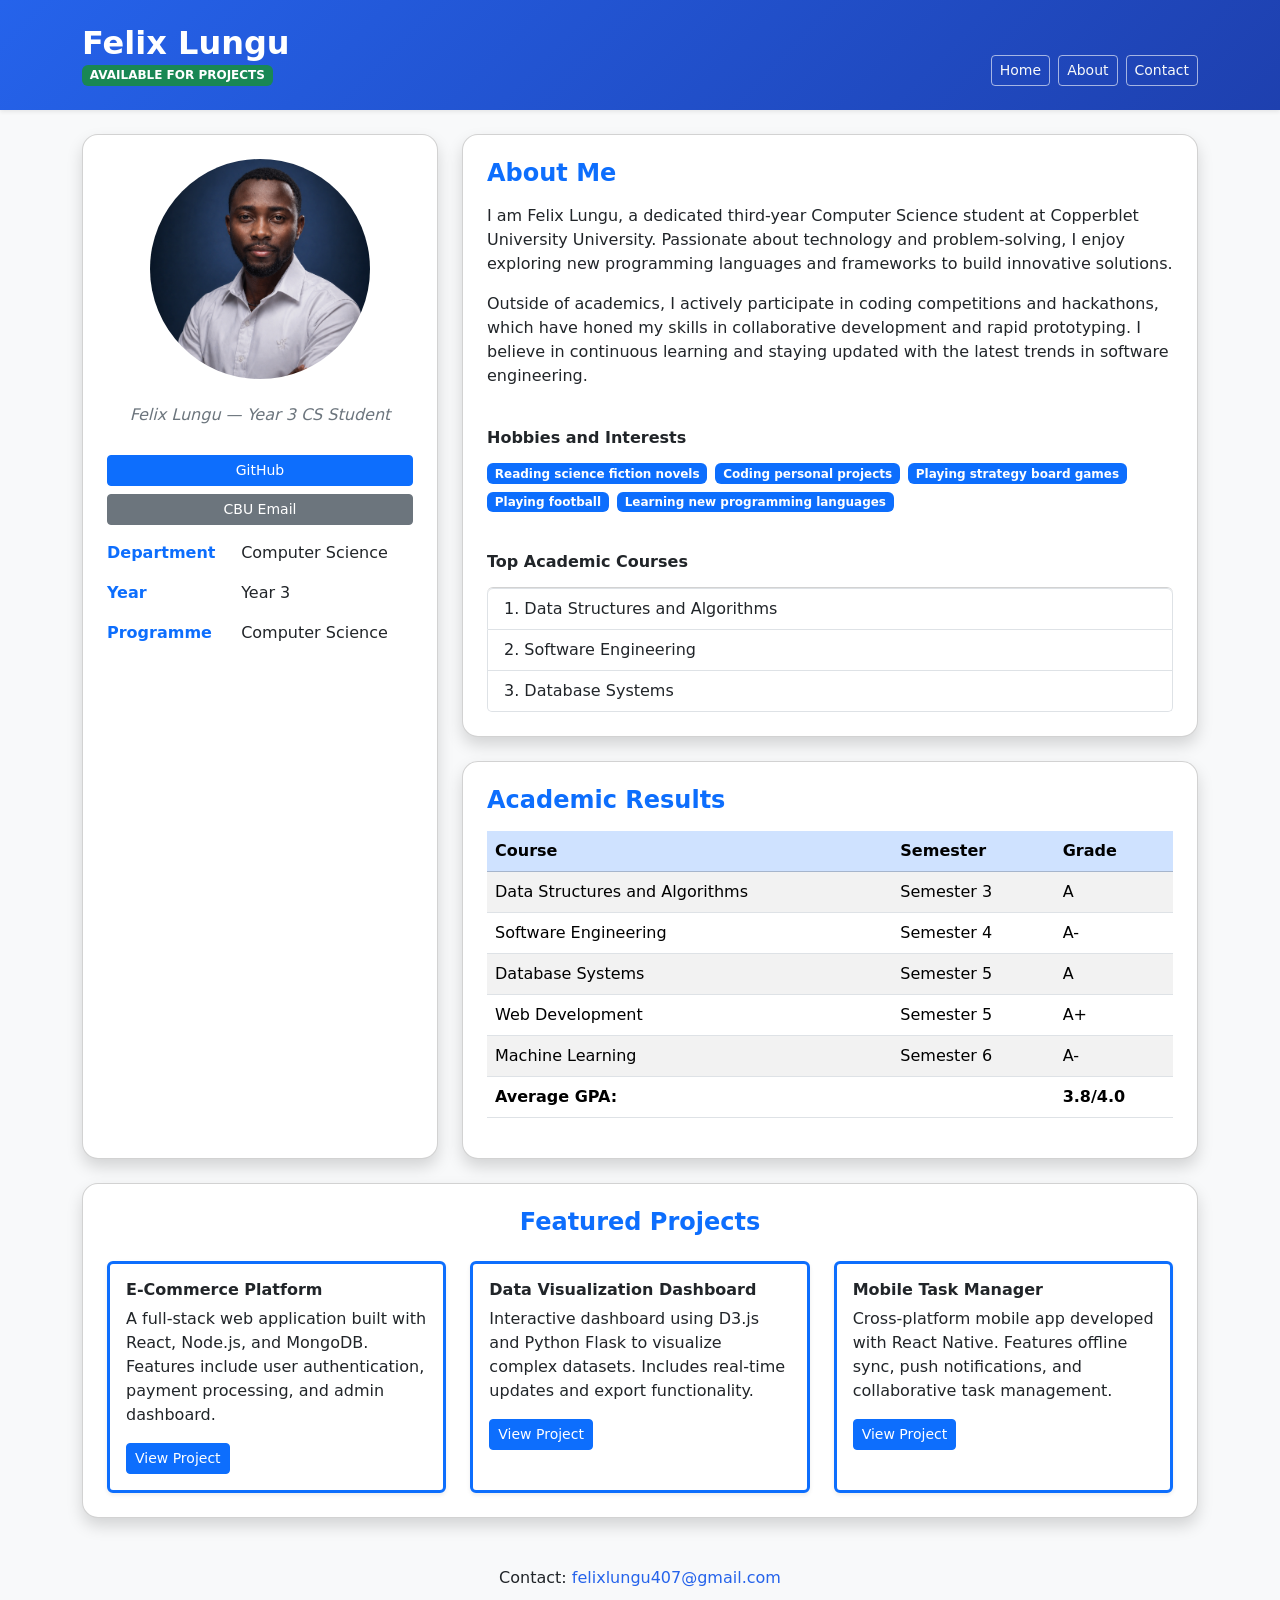
<file: bootstrap-profile.html>
<!DOCTYPE html>
<html lang="en">
<head>
  <meta charset="UTF-8">
  <meta name="viewport" content="width=device-width, initial-scale=1.0">
  <title>Felix Lungu - Bootstrap Profile</title>
  <link href="https://cdn.jsdelivr.net/npm/bootstrap@5.3.2/dist/css/bootstrap.min.css" rel="stylesheet" integrity="sha384-+qdLa3aIY6Mlvb1KX7O0h0I/JCYFXKKU5QfK1O+H7eN1wNoUksdQRVvoxMfooAoB" crossorigin="anonymous">
  <link rel="stylesheet" href="bootstrap-profile.css">
</head>
<body class="bg-light text-body">
  <header class="bg-primary text-white shadow-sm mb-4">
    <div class="container d-flex flex-column flex-md-row justify-content-between align-items-md-end gap-3 py-4">
      <div>
        <h1 class="h2 fw-bold mb-2 mb-md-0">Felix Lungu</h1>
        <span class="badge bg-success text-uppercase fs-7">Available for Projects</span>
      </div>
      <nav class="d-flex flex-wrap gap-2">
        <a class="btn btn-sm btn-outline-light" href="#">Home</a>
        <a class="btn btn-sm btn-outline-light" href="#">About</a>
        <a class="btn btn-sm btn-outline-light" href="#">Contact</a>
      </nav>
    </div>
  </header>

  <main class="container">
    <div class="row g-4">
      <aside class="col-12 col-md-4">
        <div class="card shadow rounded-4 p-4 h-100">
          <div class="d-flex justify-content-center mb-4">
            <img src="felix.png" alt="Photo of Felix Lungu" class="rounded-circle img-fluid profile-img">
          </div>
          <div class="text-center">
            <p class="mb-1 text-secondary fst-italic">Felix Lungu — Year 3 CS Student</p>
          </div>
          <div class="mt-4">
            <a href="https://github.com/Success-lang" class="btn btn-primary btn-sm w-100 mb-2">GitHub</a>
            <a href="mailto:felixlungu407@gmail.com" class="btn btn-secondary btn-sm w-100 mb-3">CBU Email</a>
          </div>
          <dl class="row gx-3 gy-2 mb-0">
            <dt class="col-5 fw-bold text-primary">Department</dt>
            <dd class="col-7">Computer Science</dd>
            <dt class="col-5 fw-bold text-primary">Year</dt>
            <dd class="col-7">Year 3</dd>
            <dt class="col-5 fw-bold text-primary">Programme</dt>
            <dd class="col-7">Computer Science</dd>
          </dl>
        </div>
      </aside>

      <section class="col-12 col-md-8">
        <div class="card shadow rounded-4 p-4 mb-4">
          <h2 class="h4 fw-bold text-primary mb-3">About Me</h2>
          <p>I am Felix Lungu, a dedicated third-year Computer Science student at Copperblet University University. Passionate about technology and problem-solving, I enjoy exploring new programming languages and frameworks to build innovative solutions.</p>
          <p>Outside of academics, I actively participate in coding competitions and hackathons, which have honed my skills in collaborative development and rapid prototyping. I believe in continuous learning and staying updated with the latest trends in software engineering.</p>
          <h3 class="h6 fw-bold mt-4 mb-3">Hobbies and Interests</h3>
          <div class="d-flex flex-wrap gap-2 mb-3">
            <span class="badge bg-primary">Reading science fiction novels</span>
            <span class="badge bg-primary">Coding personal projects</span>
            <span class="badge bg-primary">Playing strategy board games</span>
            <span class="badge bg-primary">Playing football</span>
            <span class="badge bg-primary">Learning new programming languages</span>
          </div>
          <h3 class="h6 fw-bold mt-4 mb-3">Top Academic Courses</h3>
          <ol class="list-group list-group-numbered">
            <li class="list-group-item">Data Structures and Algorithms</li>
            <li class="list-group-item">Software Engineering</li>
            <li class="list-group-item">Database Systems</li>
          </ol>
        </div>

        <div class="card shadow rounded-4 p-4">
          <h2 class="h4 fw-bold text-primary mb-3">Academic Results</h2>
          <div class="table-responsive">
            <table class="table table-striped align-middle">
              <thead class="table-primary">
                <tr>
                  <th>Course</th>
                  <th>Semester</th>
                  <th>Grade</th>
                </tr>
              </thead>
              <tbody>
                <tr><td>Data Structures and Algorithms</td><td>Semester 3</td><td>A</td></tr>
                <tr><td>Software Engineering</td><td>Semester 4</td><td>A-</td></tr>
                <tr><td>Database Systems</td><td>Semester 5</td><td>A</td></tr>
                <tr><td>Web Development</td><td>Semester 5</td><td>A+</td></tr>
                <tr><td>Machine Learning</td><td>Semester 6</td><td>A-</td></tr>
              </tbody>
              <tfoot>
                <tr>
                  <td colspan="2" class="fw-bold">Average GPA:</td>
                  <td class="fw-bold">3.8/4.0</td>
                </tr>
              </tfoot>
            </table>
          </div>
        </div>
      </section>
    </div>

    <div class="card shadow rounded-4 p-4 mt-4">
      <h2 class="h4 fw-bold text-center text-primary mb-4">Featured Projects</h2>
      <div class="row g-4">
        <div class="col-12 col-lg-4">
          <div class="card h-100 border-primary border-3 shadow-sm">
            <div class="card-body">
              <h3 class="h6 fw-bold">E-Commerce Platform</h3>
              <p>A full-stack web application built with React, Node.js, and MongoDB. Features include user authentication, payment processing, and admin dashboard.</p>
              <a href="#" class="btn btn-sm btn-primary">View Project</a>
            </div>
          </div>
        </div>
        <div class="col-12 col-lg-4">
          <div class="card h-100 border-primary border-3 shadow-sm">
            <div class="card-body">
              <h3 class="h6 fw-bold">Data Visualization Dashboard</h3>
              <p>Interactive dashboard using D3.js and Python Flask to visualize complex datasets. Includes real-time updates and export functionality.</p>
              <a href="#" class="btn btn-sm btn-primary">View Project</a>
            </div>
          </div>
        </div>
        <div class="col-12 col-lg-4">
          <div class="card h-100 border-primary border-3 shadow-sm">
            <div class="card-body">
              <h3 class="h6 fw-bold">Mobile Task Manager</h3>
              <p>Cross-platform mobile app developed with React Native. Features offline sync, push notifications, and collaborative task management.</p>
              <a href="#" class="btn btn-sm btn-primary">View Project</a>
            </div>
          </div>
        </div>
      </div>
    </div>

    <footer class="text-center py-4 mt-4">
      <p class="mb-0">Contact: <a href="mailto:felixlungu407@gmail.com">felixlungu407@gmail.com</a></p>
    </footer>
  </main>

  <script src="https://cdn.jsdelivr.net/npm/bootstrap@5.3.2/dist/js/bootstrap.bundle.min.js" integrity="sha384-MrcW6ZMFYFZ5S2eNV6qE7ZbE3sHsiTdJ3z6eVoEm8XW6i78eD8Ry7BvDU1zK0vub" crossorigin="anonymous"></script>
</body>
</html>
</file>
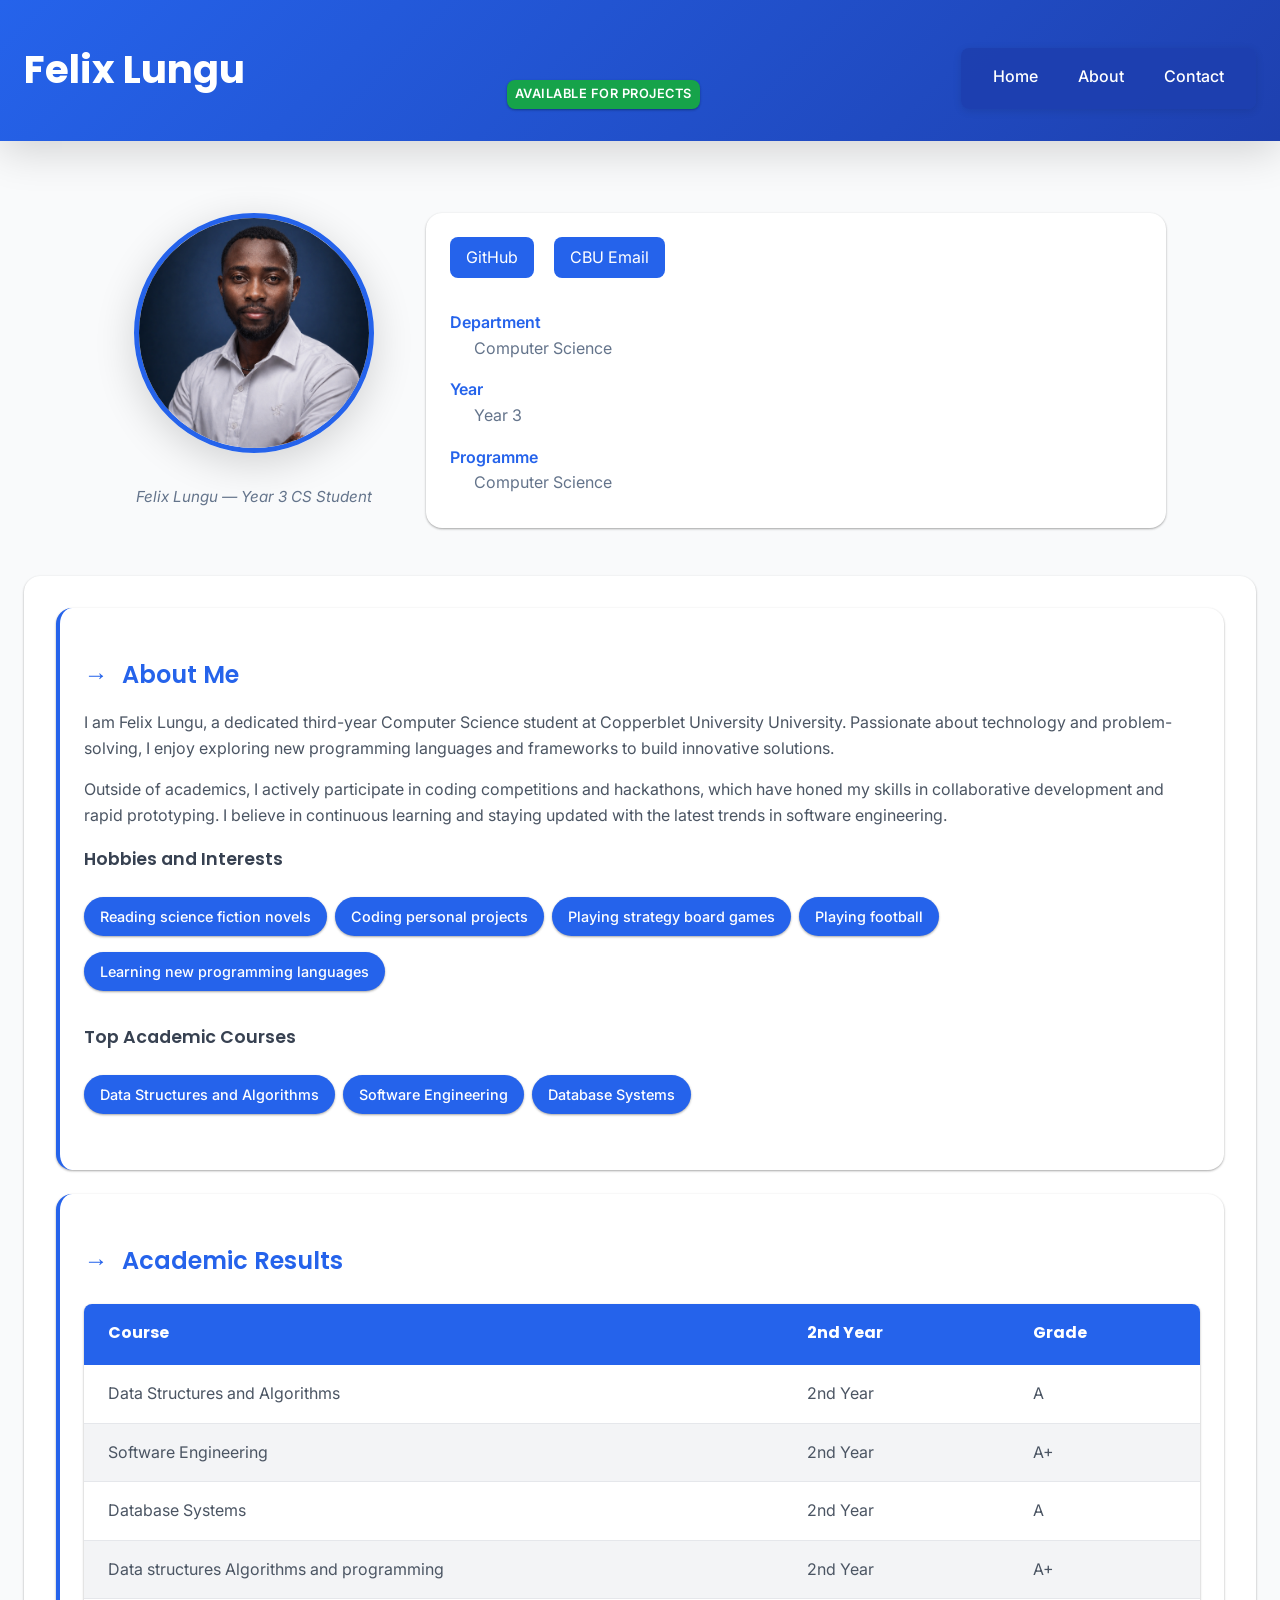
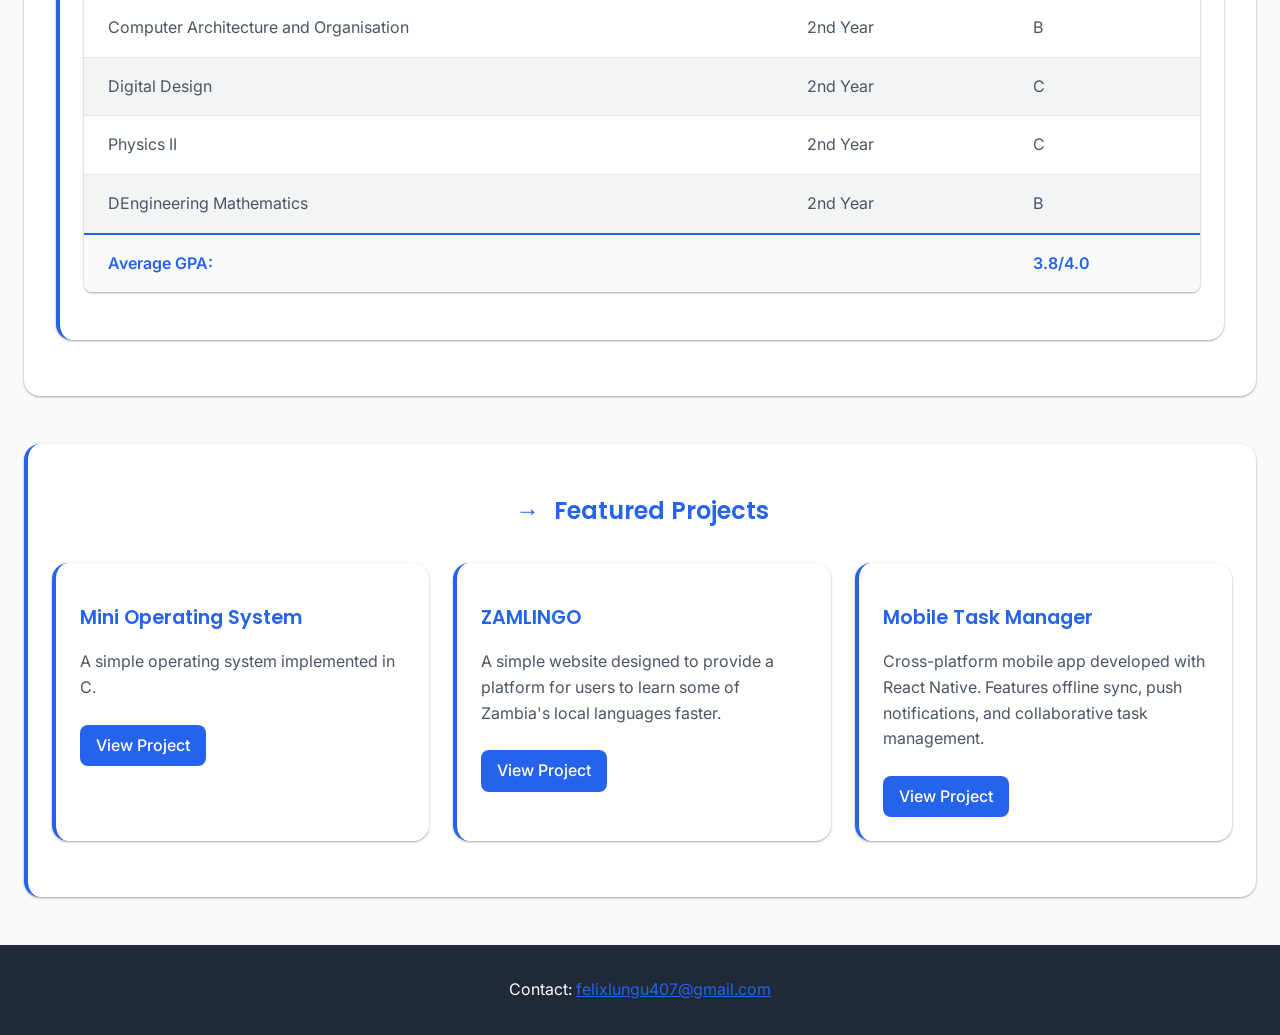
<file: profile.html>
<!DOCTYPE html>
<html lang="en">
<head>
    <meta charset="UTF-8">
    <meta name="viewport" content="width=device-width, initial-scale=1.0">
    <title>Felix Lungu - Profile</title>
    <link rel='stylesheet' href='style.css'>
</head>
<body>
    <header>
        <h1>Felix Lungu</h1>
        <span class="availability-badge">Available for Projects</span>
        <nav>
            <a href="#">Home</a>
            <a href="#">About</a>
            <a href="#">Contact</a>
        </nav>
    </header>
    <div class="page-wrapper">
        <div class="profile-section">
            <figure class="profile-figure">
                <img src="felix.png" alt="Photo of Myself">
                <figcaption>Felix Lungu — Year 3 CS Student</figcaption>
            </figure>
        </div>
        <aside>
            <a href="https://github.com/Success-lang">GitHub</a>
            <a href="mailto:felixlungu407@gmail.com">CBU Email</a>
            <dl>
                <dt>Department</dt>
                <dd>Computer Science</dd>
                <dt>Year</dt>
                <dd>Year 3</dd>
                <dt>Programme</dt>
                <dd>Computer Science</dd>
            </dl>
        </aside>
    </div>

    <main>
        <article>
            <section>
                <h2>About Me</h2>
            <p>I am Felix Lungu, a dedicated third-year Computer Science student at Copperblet University University. Passionate about technology and problem-solving, I enjoy exploring new programming languages and frameworks to build innovative solutions.</p>
            <p>Outside of academics, I actively participate in coding competitions and hackathons, which have honed my skills in collaborative development and rapid prototyping. I believe in continuous learning and staying updated with the latest trends in software engineering.</p>
            <h3>Hobbies and Interests</h3>
            <ul class="skills-list">
                <li>Reading science fiction novels</li>
                <li>Coding personal projects</li>
                <li>Playing strategy board games</li>
                <li>Playing football</li>
                <li>Learning new programming languages</li>
            </ul>
            <h3>Top Academic Courses</h3>
            <ol class="skills-list">
                <li>Data Structures and Algorithms</li>
                <li>Software Engineering</li>
                <li>Database Systems</li>
            </ol>
            </section>
            
            <section>
                <h2>Academic Results</h2>
                <table>
                    <thead>
                        <tr>
                            <th>Course</th>
                            <th>2nd Year</th>
                            <th>Grade</th>
                        </tr>
                    </thead>
                    <tbody>
                        <tr>
                            <td>Data Structures and Algorithms</td>
                            <td>2nd Year</td>
                            <td>A</td>
                        </tr>
                        <tr>
                            <td>Software Engineering</td>
                            <td>2nd Year</td>
                            <td>A+</td>
                        </tr>
                        <tr>
                            <td>Database Systems</td>
                            <td>2nd Year</td>
                            <td>A</td>
                        </tr>
                        <tr>
                            <td>Data structures Algorithms and programming</td>
                            <td>2nd Year</td>
                            <td>A+</td>
                        </tr>
                        <tr>
                            <td>Computer Architecture and Organisation</td>
                            <td>2nd Year</td>
                            <td>B</td>
                        </tr>
                        <tr>
                            <td>Digital Design</td>
                            <td>2nd Year</td>
                            <td>C</td>
                        </tr>
                        <tr>
                            <td>Physics II</td>
                            <td>2nd Year</td>
                            <td>C</td>
                        </tr>
                        <tr>
                            <td>DEngineering Mathematics</td>
                            <td>2nd Year</td>
                            <td>B</td>
                        </tr>
                    </tbody>
                    <tfoot>
                        <tr>
                            <td colspan="2">Average GPA:</td>
                            <td>3.8/4.0</td>
                        </tr>
                    </tfoot>
                </table>
            </section>
        </article>
        
        <section id="projects">
            <h2>Featured Projects</h2>
            <div class="projects-grid">
                <article class="card">
                    <h3>Mini Operating System</h3>
                    <p>A simple operating system implemented in C.</p>
                    <a href="https://github.com/Success-lang/Operating-System" class="project-link">View Project</a>
                </article>
                <article class="card">
                    <h3>ZAMLINGO</h3>
                    <p>A simple website designed to provide a platform for users to learn some of Zambia's local languages faster.</p>
                    <a href="https://github.com/Success-lang/ZAMLINGO" class="project-link">View Project</a>
                </article>
                <article class="card">
                    <h3>Mobile Task Manager</h3>
                    <p>Cross-platform mobile app developed with React Native. Features offline sync, push notifications, and collaborative task management.</p>
                    <a href="https://github.com/Success-lang/Mobile-Task-Manager" class="project-link">View Project</a>
                </article>
            </div>
        </section>
    </main>
    <footer>
        <p>Contact: <a href="mailto:felixlungu407@gmail.com">felixlungu407@gmail.com</a></p>
    </footer>
</body>
</html>
</file>
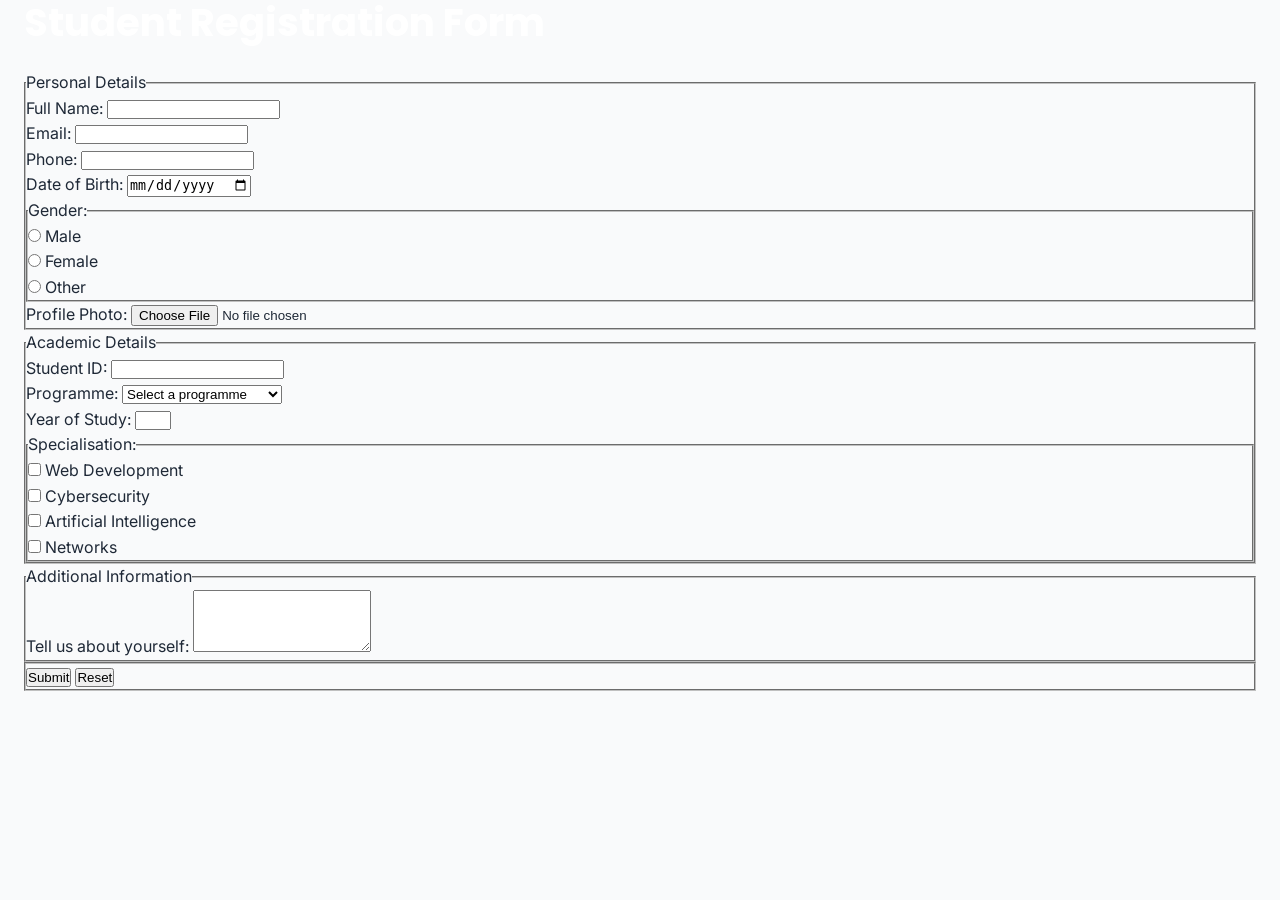
<file: register.html>
<!DOCTYPE html>
<html lang="en">
<head>
    <meta charset="UTF-8">
    <meta name="viewport" content="width=device-width, initial-scale=1.0">
    <title>Student Registration Form</title>
    <link rel="stylesheet" href="style.css">
</head>
<body>
    <main>
        <h1>Student Registration Form</h1>
        <form action="#" method="POST">
            <fieldset>
                <legend>Personal Details</legend>
                
                <div>
                    <label for="fullname">Full Name:</label>
                    <input type="text" id="fullname" name="fullname" required>
                </div>
                
                <div>
                    <label for="email">Email:</label>
                    <input type="email" id="email" name="email" required>
                </div>
                
                <div>
                    <label for="phone">Phone:</label>
                    <input type="tel" id="phone" name="phonenumber">
                </div>
                
                <div>
                    <label for="dob">Date of Birth:</label>
                    <input type="date" id="dob" name="dob">
                </div>
                
                <fieldset>
                    <legend>Gender:</legend>
                    <div>
                        <input type="radio" id="male" name="gender" value="Male">
                        <label for="male">Male</label>
                    </div>
                    <div>
                        <input type="radio" id="female" name="gender" value="Female">
                        <label for="female">Female</label>
                    </div>
                    <div>
                        <input type="radio" id="other" name="gender" value="Other">
                        <label for="other">Other</label>
                    </div>
                </fieldset>
                
                <div>
                    <label for="photo">Profile Photo:</label>
                    <input type="file" id="photo" name="photo" accept="image/*">
                </div>
            </fieldset>
            
            <fieldset>
                <legend>Academic Details</legend>
                
                <div>
                    <label for="studentid">Student ID:</label>
                    <input type="text" id="studentid" name="studentid" pattern="[A-Z]{2}[0-9]{6}" required title="Format: 2 8 digits (e.g., 22153254)">
                </div>
                
                <div>
                    <label for="programme">Programme:</label>
                    <select id="programme" name="programme">
                        <option value="">Select a programme</option>
                        <option value="CS">Computer Science</option>
                        <option value="IT">Information Technology</option>
                        <option value="IS">Information Systems</option>
                    </select>
                </div>
                
                <div>
                    <label for="yearofstudy">Year of Study:</label>
                    <input type="number" id="yearofstudy" name="yearofstudy" min="1" max="5">
                </div>
                
                <fieldset>
                    <legend>Specialisation:</legend>
                    <div>
                        <input type="checkbox" id="web" name="specialisation" value="Web">
                        <label for="web">Web Development</label>
                    </div>
                    <div>
                        <input type="checkbox" id="security" name="specialisation" value="Security">
                        <label for="security">Cybersecurity</label>
                    </div>
                    <div>
                        <input type="checkbox" id="ai" name="specialisation" value="AI">
                        <label for="ai">Artificial Intelligence</label>
                    </div>
                    <div>
                        <input type="checkbox" id="networks" name="specialisation" value="Networks">
                        <label for="networks">Networks</label>
                    </div>
                </fieldset>
            </fieldset>
            
            <fieldset>
                <legend>Additional Information</legend>
                <div>
                    <label for="about">Tell us about yourself:</label>
                    <textarea id="about" name="about" rows="4" required></textarea>
                </div>
            </fieldset>
            
            <fieldset>
                <div>
                    <button type="submit">Submit</button>
                    <button type="reset">Reset</button>
                </div>
            </fieldset>
        </form>
    </main>
</body>
</html>
</file>
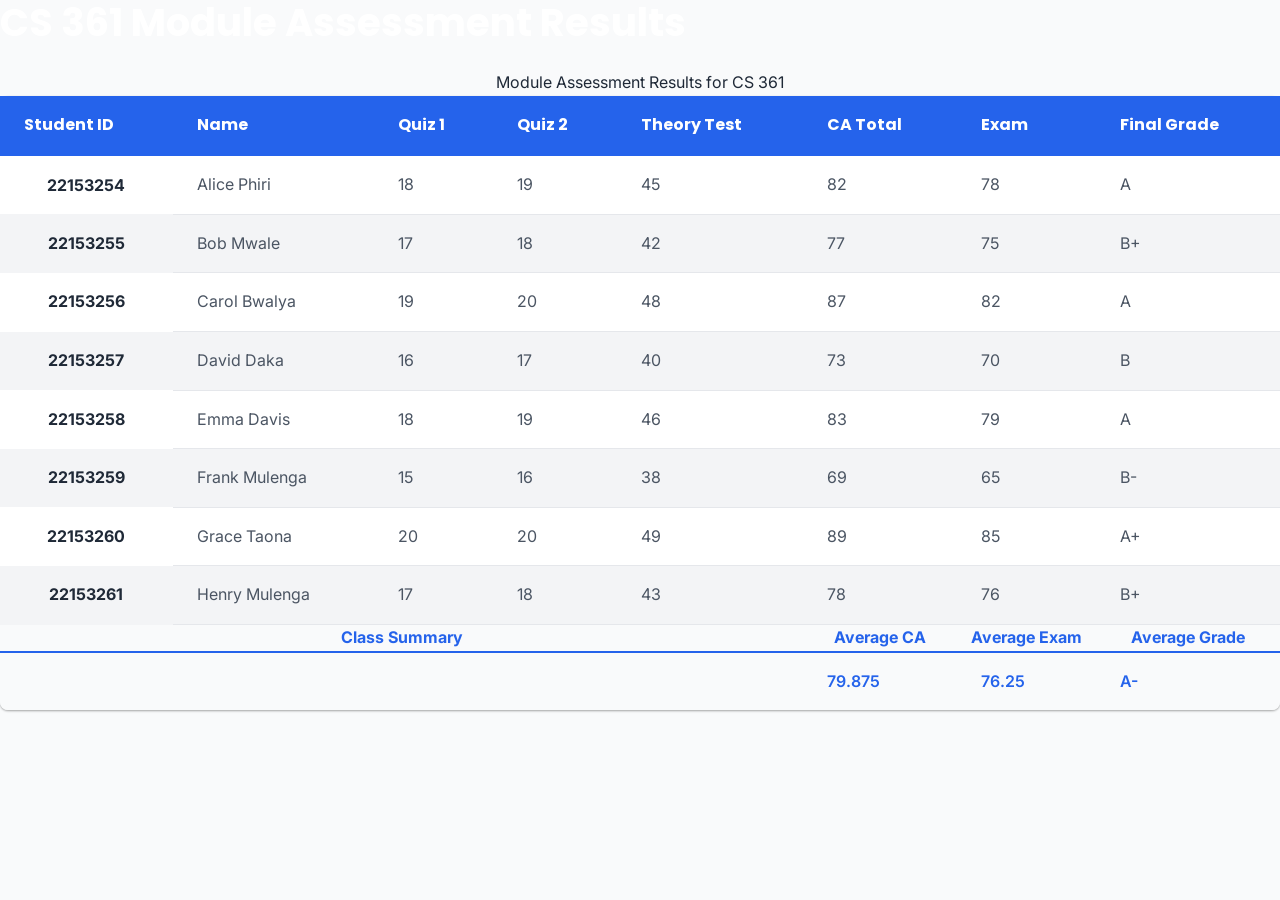
<file: table.html>
<!DOCTYPE html>
<html lang="en">
<head>
    <meta charset="UTF-8">
    <meta name="viewport" content="width=device-width, initial-scale=1.0">
    <title>CS 361 Module Assessment Results</title>
    <link rel="stylesheet" href="style.css">
</head>
<body>
    <h1>CS 361 Module Assessment Results</h1>
    <table>
        <caption>Module Assessment Results for CS 361</caption>
        <thead>
            <tr>
                <th scope="col">Student ID</th>
                <th scope="col">Name</th>
                <th scope="col">Quiz 1</th>
                <th scope="col">Quiz 2</th>
                <th scope="col">Theory Test</th>
                <th scope="col">CA Total</th>
                <th scope="col">Exam</th>
                <th scope="col">Final Grade</th>
            </tr>
        </thead>
        <tbody>
            <tr>
                <th scope="row">22153254</th>
                <td>Alice Phiri</td>
                <td>18</td>
                <td>19</td>
                <td>45</td>
                <td>82</td>
                <td>78</td>
                <td>A</td>
            </tr>
            <tr>
                <th scope="row">22153255</th>
                <td>Bob Mwale</td>
                <td>17</td>
                <td>18</td>
                <td>42</td>
                <td>77</td>
                <td>75</td>
                <td>B+</td>
            </tr>
            <tr>
                <th scope="row">22153256</th>
                <td>Carol Bwalya</td>
                <td>19</td>
                <td>20</td>
                <td>48</td>
                <td>87</td>
                <td>82</td>
                <td>A</td>
            </tr>
            <tr>
                <th scope="row">22153257</th>
                <td>David Daka</td>
                <td>16</td>
                <td>17</td>
                <td>40</td>
                <td>73</td>
                <td>70</td>
                <td>B</td>
            </tr>
            <tr>
                <th scope="row">22153258</th>
                <td>Emma Davis</td>
                <td>18</td>
                <td>19</td>
                <td>46</td>
                <td>83</td>
                <td>79</td>
                <td>A</td>
            </tr>
            <tr>
                <th scope="row">22153259</th>
                <td>Frank Mulenga</td>
                <td>15</td>
                <td>16</td>
                <td>38</td>
                <td>69</td>
                <td>65</td>
                <td>B-</td>
            </tr>
            <tr>
                <th scope="row">22153260</th>
                <td>Grace Taona</td>
                <td>20</td>
                <td>20</td>
                <td>49</td>
                <td>89</td>
                <td>85</td>
                <td>A+</td>
            </tr>
            <tr>
                <th scope="row">22153261</th>
                <td>Henry Mulenga</td>
                <td>17</td>
                <td>18</td>
                <td>43</td>
                <td>78</td>
                <td>76</td>
                <td>B+</td>
            </tr>
        </tbody>
        <tfoot>
            <tr>
                <th scope="col" colspan="5">Class Summary</th>
                <th scope="col">Average CA</th>
                <th scope="col">Average Exam</th>
                <th scope="col">Average Grade</th>
            </tr>
            <tr>
                <td colspan="5"></td>
                <td>79.875</td>
                <td>76.25</td>
                <td>A-</td>
            </tr>
        </tfoot>
    </table>
</body>
</html>
</file>
<file: style.css>
﻿/* ============================================
   Google Fonts Import
   ============================================ */
@import url('https://fonts.googleapis.com/css2?family=Inter:wght@400;500;600;700&family=Poppins:wght@600;700&display=swap');

/* ============================================
   CSS Variables - Design Tokens
   ============================================ */
:root {
  /* Colors */
  --color-primary: #2563eb;
  --color-secondary: #64748b;
  --color-accent: #dc2626;
  --color-success: #16a34a;
  --color-warning: #ea580c;

  /* Spacing */
  --space-xs: 0.25rem;
  --space-sm: 0.5rem;
  --space-md: 1rem;
  --space-lg: 1.5rem;
  --space-xl: 2rem;
  --space-2xl: 3rem;

  /* Typography */
  --font-family: 'Inter', 'Segoe UI', Tahoma, Geneva, Verdana, sans-serif;
  --font-family-heading: 'Poppins', 'Segoe UI', sans-serif;
  --font-size-base: 1rem;
  --line-height-base: 1.6;

  /* Border Radius */
  --border-radius: 0.5rem;
  --border-radius-lg: 1rem;

  /* Shadows */
  --box-shadow: 0 1px 3px rgba(0, 0, 0, 0.12), 0 1px 2px rgba(0, 0, 0, 0.24);
  --box-shadow-lg: 0 10px 40px rgba(0, 0, 0, 0.16);
}

/* ============================================
   Reset & Base Styles
   ============================================ */
* {
  box-sizing: border-box;
  margin: 0;
  padding: 0;
}

html {
  scroll-behavior: smooth;
}

body {
  min-height: 100vh;
  font-family: var(--font-family);
  font-size: var(--font-size-base);
  line-height: var(--line-height-base);
  color: #1f2937;
  background-color: #f9fafb;
}

img {
  max-width: 100%;
  height: auto;
  display: block;
}

a {
  color: var(--color-primary);
  text-decoration: none;
  transition: color 0.25s ease;
}

a:hover,
a:focus {
  color: var(--color-accent);
}

ul,
ol {
  padding-left: var(--space-lg);
  margin-bottom: var(--space-md);
}

li {
  margin-bottom: var(--space-sm);
}

/* ============================================
   Typography
   ============================================ */
h1 {
  font-family: var(--font-family-heading);
  font-size: 2.4rem;
  font-weight: 700;
  color: white;
  margin-bottom: var(--space-lg);
  line-height: 1.2;
}

h2 {
  font-family: var(--font-family-heading);
  font-size: 1.5rem;
  color: var(--color-primary);
  font-weight: 600;
  margin-bottom: var(--space-md);
  margin-top: var(--space-lg);
}

h3 {
  font-family: var(--font-family-heading);
  font-size: 1.1rem;
  font-weight: 600;
  color: #374151;
  margin-bottom: var(--space-sm);
  margin-top: var(--space-md);
}

p {
  margin-bottom: var(--space-md);
  color: #4b5563;
}

section h2::before {
  content: '→ ';
  color: var(--color-primary);
  margin-right: var(--space-sm);
}

/* ============================================
   Header & Navigation
   ============================================ */
header {
  background: linear-gradient(135deg, var(--color-primary) 0%, #1e40af 100%);
  color: white;
  padding: var(--space-xl) var(--space-lg);
  margin-bottom: var(--space-2xl);
  box-shadow: var(--box-shadow-lg);
  display: flex;
  justify-content: space-between;
  align-items: flex-end;
  gap: var(--space-md);
}

header h1 {
  margin-bottom: var(--space-md);
}

nav {
  display: flex;
  flex-wrap: wrap;
  gap: var(--space-sm);
  margin-top: var(--space-md);
  position: sticky;
  top: 0;
  z-index: 100;
  background-color: rgba(30, 64, 175, 0.95);
  box-shadow: 0 2px 8px rgba(0, 0, 0, 0.1);
  padding: var(--space-sm) var(--space-md);
  border-radius: var(--border-radius);
}

nav a {
  display: inline-block;
  padding: var(--space-sm) var(--space-md);
  color: white;
  border-bottom: 3px solid transparent;
  font-weight: 500;
  transition: border-bottom 0.25s ease;
}

nav a:hover {
  border-bottom-color: var(--color-accent);
}

.availability-badge {
  background-color: var(--color-success);
  color: white;
  padding: var(--space-xs) var(--space-sm);
  border-radius: var(--border-radius);
  font-size: 0.8rem;
  font-weight: 600;
  text-transform: uppercase;
  letter-spacing: 0.5px;
  box-shadow: var(--box-shadow);
}

/* ============================================
   Page Layout
   ============================================ */
.page-wrapper {
  display: grid;
  grid-template-columns: 280px 1fr;
  gap: 2rem;
  max-width: 1100px;
  margin: 0 auto;
  padding: 1.5rem 1.5rem 3rem;
  align-items: start;
}

.profile-section {
  display: flex;
  justify-content: center;
  align-items: center;
}

main {
  width: 100%;
  margin: 0;
  padding: 0 var(--space-lg);
  min-height: calc(100vh - 400px);
}

article,
section,
aside,
.card {
  background-color: white;
  border-radius: var(--border-radius-lg);
  box-shadow: var(--box-shadow);
}

article {
  padding: var(--space-xl);
  margin-bottom: var(--space-xl);
}

section {
  padding: var(--space-lg);
  margin-bottom: var(--space-lg);
  border-left: 4px solid var(--color-primary);
  transition: transform 0.2s ease;
}

section:hover {
  transform: translateX(4px);
}

aside {
  padding: var(--space-lg);
}
.profile-figure {
  display: flex;
  flex-direction: column;
  align-items: center;
  text-align: center;
  margin-bottom: 0;
  padding: 0;
}

.profile-figure img {
  width: 240px;
  height: 240px;
  object-fit: cover;
  border-radius: 50%;
  border: 5px solid var(--color-primary);
  margin-bottom: var(--space-lg);
  box-shadow: var(--box-shadow-lg);
  transition: transform 0.3s ease;
}

.profile-figure img:hover {
  transform: scale(1.05);
}

.profile-figure figcaption {
  font-size: 0.95rem;
  color: var(--color-secondary);
  font-style: italic;
  margin-top: var(--space-sm);
}

.skills-list {
  display: flex;
  flex-wrap: wrap;
  gap: 0.5rem;
  margin: var(--space-lg) 0;
  list-style: none;
  padding: 0;
}

.skills-list li {
  display: inline-flex;
  align-items: center;
  background-color: var(--color-primary);
  color: white;
  padding: var(--space-sm) var(--space-md);
  border-radius: 50px;
  font-size: 0.9rem;
  font-weight: 500;
  transition: background-color 0.3s ease, transform 0.3s ease;
  box-shadow: var(--box-shadow);
}

.skills-list li:hover {
  background-color: var(--color-accent);
  transform: translateY(-2px);
  box-shadow: var(--box-shadow-lg);
}

/* ============================================
   Aside Links
   ============================================ */
aside a {
  display: inline-block;
  padding: var(--space-sm) var(--space-md);
  margin-right: var(--space-md);
  margin-bottom: var(--space-sm);
  background-color: var(--color-primary);
  color: white;
  border-radius: var(--border-radius);
  transition: background-color 0.3s ease;
}

aside a:hover {
  background-color: var(--color-accent);
}

/* ============================================
   Definition Lists
   ============================================ */
dt {
  font-weight: 600;
  color: var(--color-primary);
  margin-top: var(--space-md);
}

dd {
  margin-left: var(--space-lg);
  color: var(--color-secondary);
  margin-bottom: var(--space-sm);
}

dl {
  margin-top: var(--space-lg);
}

/* ============================================
   Footer
   ============================================ */
footer {
  background-color: #1f2937;
  color: white;
  text-align: center;
  padding: var(--space-xl);
  margin-top: var(--space-2xl);
}

footer a {
  color: var(--color-primary);
  text-decoration: underline;
}

footer a:hover {
  color: var(--color-accent);
}

footer p {
  margin-bottom: 0;
  color: inherit;
}

/* ============================================
   Tables
   ============================================ */
table {
  width: 100%;
  border-collapse: collapse;
  margin: var(--space-lg) 0;
  border-radius: var(--border-radius);
  overflow: hidden;
  background-color: white;
  box-shadow: var(--box-shadow);
}

thead {
  background-color: var(--color-primary);
  color: white;
  font-weight: 600;
}

thead th {
  padding: var(--space-md) var(--space-lg);
  text-align: left;
  border-bottom: 3px solid var(--color-primary);
  font-family: var(--font-family-heading);
}

tbody td {
  padding: var(--space-md) var(--space-lg);
  border-bottom: 1px solid #e5e7eb;
  color: #4b5563;
}

tbody tr:nth-child(even) {
  background-color: #f3f4f6;
}

tbody tr:nth-child(odd) {
  background-color: white;
}

tbody tr:hover {
  background-color: #eff6ff;
  transition: background-color 0.2s ease;
}

tfoot {
  background-color: #f9fafb;
  font-weight: 600;
  color: var(--color-primary);
}

tfoot td {
  padding: var(--space-md) var(--space-lg);
  border-top: 2px solid var(--color-primary);
  border-bottom: none;
}

/* ============================================
   Projects
   ============================================ */
#projects {
  margin: var(--space-2xl) 0;
}

#projects h2 {
  text-align: center;
  margin-bottom: var(--space-xl);
}

.projects-grid {
  display: grid;
  grid-template-columns: repeat(auto-fit, minmax(280px, 1fr));
  gap: 1.5rem;
}

.card {
  padding: var(--space-lg);
  border-left: 4px solid var(--color-primary);
  transition: transform 0.3s ease, box-shadow 0.3s ease;
}

.card:hover {
  transform: translateY(-5px);
  box-shadow: var(--box-shadow-lg);
}

.card h3 {
  color: var(--color-primary);
  margin-bottom: var(--space-md);
  font-size: 1.2rem;
}

.card p {
  color: #4b5563;
  margin-bottom: var(--space-lg);
  line-height: 1.6;
}

.project-link {
  display: inline-block;
  background-color: var(--color-primary);
  color: white;
  padding: var(--space-sm) var(--space-md);
  border-radius: var(--border-radius);
  text-decoration: none;
  font-weight: 500;
  transition: background-color 0.3s ease;
}

.project-link:hover {
  background-color: var(--color-accent);
}

/* ============================================
   Responsive Design - Mobile (max-width: 768px)
   ============================================ */
@media (max-width: 768px) {
  header {
    flex-direction: column;
    align-items: flex-start;
    gap: var(--space-md);
  }

  header h1 {
    font-size: 1.8rem;
  }

  .availability-badge {
    align-self: flex-end;
    margin-bottom: var(--space-sm);
  }

  h2 {
    font-size: 1.3rem;
  }

  .page-wrapper {
    grid-template-columns: 1fr;
    gap: 1.5rem;
    padding: 1.5rem 1.5rem 2rem;
  }

  .profile-section {
    display: flex;
    justify-content: center;
  }

  .profile-figure img {
    width: 180px;
    height: 180px;
  }

  main {
    padding: 0 var(--space-md);
  }

  nav {
    flex-direction: column;
    gap: var(--space-sm);
    width: 100%;
  }

  nav a {
    padding: var(--space-sm);
    width: 100%;
    text-align: center;
  }

  article,
  section,
  aside,
  .card {
    padding: var(--space-lg);
  }

  .skills-list {
    gap: var(--space-xs);
  }

  .skills-list li {
    font-size: 0.85rem;
    padding: var(--space-xs) var(--space-sm);
  }

  .projects-grid {
    grid-template-columns: 1fr;
    gap: var(--space-lg);
  }

  table {
    font-size: 0.9rem;
  }

  thead th,
  tbody td,
  tfoot td {
    padding: var(--space-sm) var(--space-md);
  }
}
</file>
